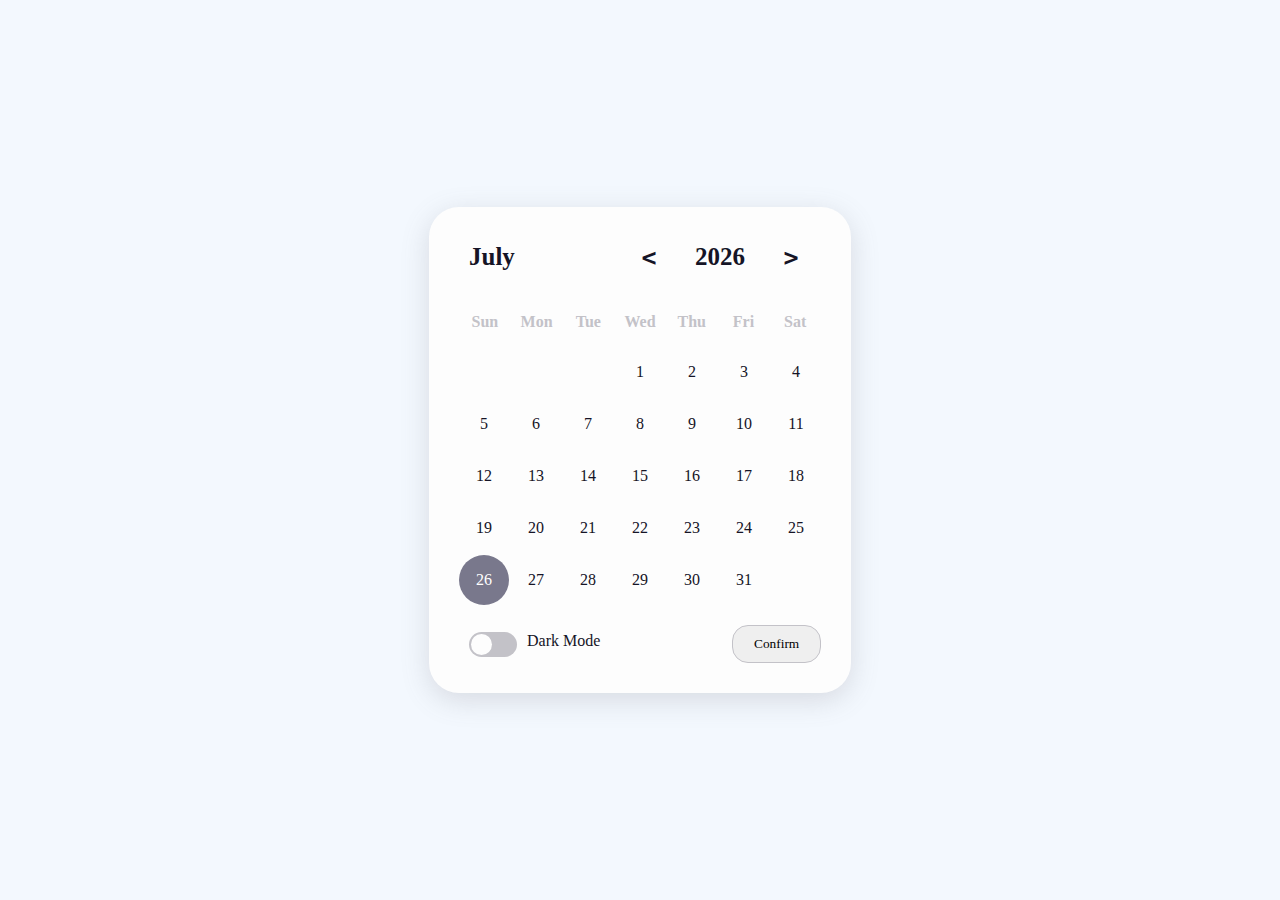
<file: index.html>
<!DOCTYPE html>
<html lang="en">
<head>
  <meta charset="UTF-8">
  <meta http-equiv="X-UA-Compatible" content="IE=edge">
  <meta name="viewport" content="width=device-width, initial-scale=1.0">
  <link rel="stylesheet" href="./calendar.css">
  <script src="./calendar.js" defer></script>
  <title>UI Calendar</title>
</head>
<body class="light">

  <!--------- Calendar Box --------->
  <div class="calendar">

    <!--------- #1: Year & Month --------->
    <div class="year-month">
      <span id="month-picker">Feburary</span>
      <div class="year-picker">
        <span id="previous-year">
          <pre><</pre>
        </span>
        <span id="year">2023</span>
        <span id="next-year">
          <pre>></pre>
        </span>
      </div>
    </div>
    <div class="day-date">
      <div class="date-title">
        <div>Sun</div>
        <div>Mon</div>
        <div>Tue</div>
        <div>Wed</div>
        <div>Thu</div>
        <div>Fri</div>
        <div>Sat</div>
      </div>
      <div class="calendar-days"></div>
    </div>


    <!--------- #2: Footer buttons --------->
    <div class="foot">

      <!--------- Dark Mode Toggle --------->
      <div class="dark-mode">
        <div id="dark-mode-switch">
          <div id="dark-mode-ident"></div>
        </div>
        <span>Dark Mode</span>
      </div>

      <!--------- Confirm Button --------->
      <button id="calendar-confirm">Confirm</button>
    </div>

    <!--------- Confirm Button --------->
    <div class="monthList"></div>
  </div>
</body>
</html>
</file>
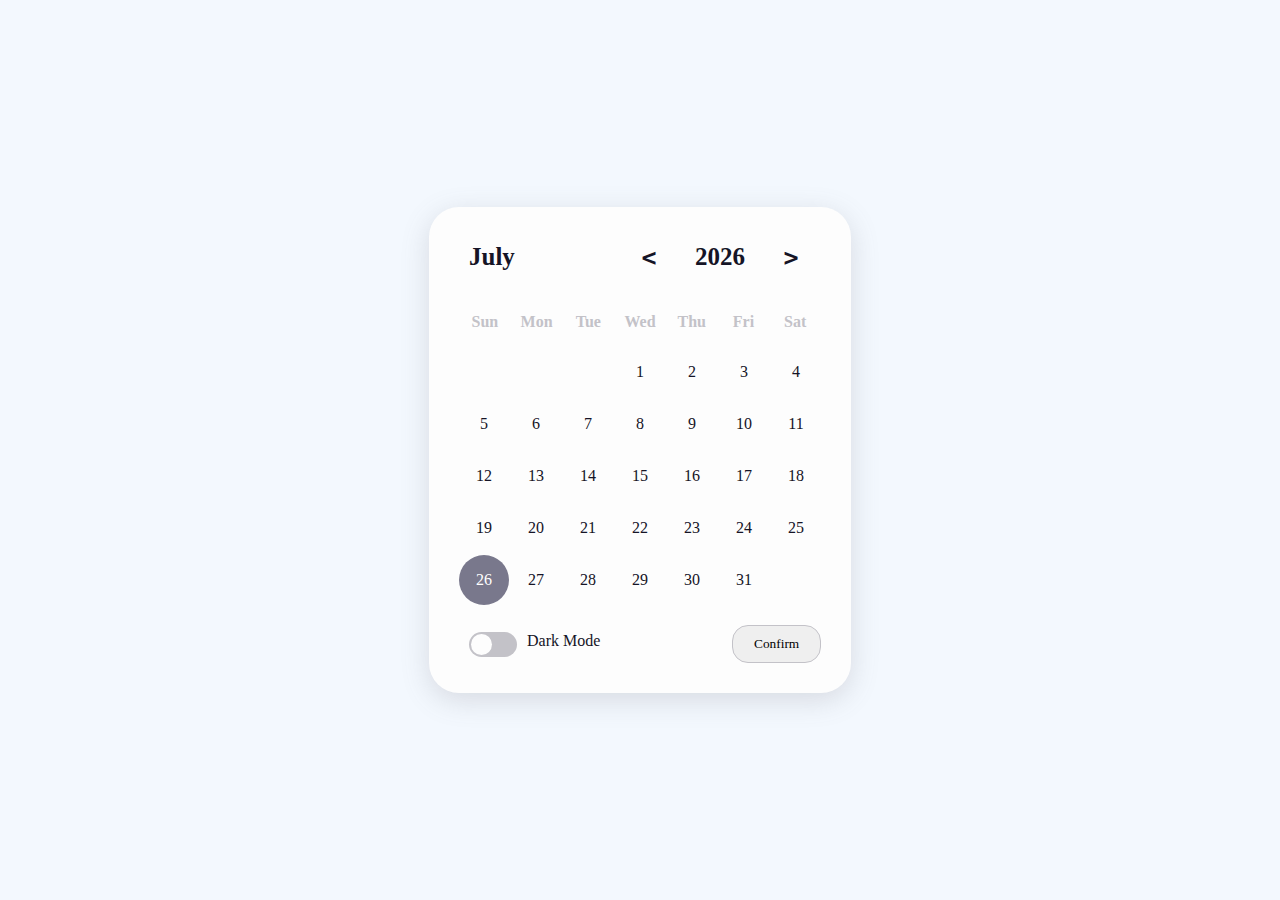
<file: calendar.html>
<!DOCTYPE html>
<html lang="en">
<head>
  <meta charset="UTF-8">
  <meta http-equiv="X-UA-Compatible" content="IE=edge">
  <meta name="viewport" content="width=device-width, initial-scale=1.0">
  <link rel="stylesheet" href="./calendar.css">
  <script src="./calendar.js" defer></script>
  <title>UI Calendar</title>
</head>
<body class="light">

  <!--------- Calendar Box --------->
  <div class="calendar">

    <!--------- #1: Year & Month --------->
    <div class="year-month">
      <span id="month-picker">Feburary</span>
      <div class="year-picker">
        <span id="previous-year">
          <pre><</pre>
        </span>
        <span id="year">2023</span>
        <span id="next-year">
          <pre>></pre>
        </span>
      </div>
    </div>
    <div class="day-date">
      <div class="date-title">
        <div>Sun</div>
        <div>Mon</div>
        <div>Tue</div>
        <div>Wed</div>
        <div>Thu</div>
        <div>Fri</div>
        <div>Sat</div>
      </div>
      <div class="calendar-days"></div>
    </div>


    <!--------- #2: Footer buttons --------->
    <div class="foot">

      <!--------- Dark Mode Toggle --------->
      <div class="dark-mode">
        <div id="dark-mode-switch">
          <div id="dark-mode-ident"></div>
        </div>
        <span>Dark Mode</span>
      </div>

      <!--------- Confirm Button --------->
      <button id="calendar-confirm">Confirm</button>
    </div>

    <!--------- Confirm Button --------->
    <div class="monthList"></div>
  </div>
</body>
</html>
</file>
<file: calendar.css>
*, ::before, ::after {
  padding: 0;
  margin: 0;
  box-sizing: border-box;
}

:root {
  --dark-body: #4d4c5a;
  --dark-main: #141529;
  --dark-second: #79788c;
  --dark-hover: #323048;
  --dark-text: #f8fbff;

  --light-body: #f3f8fe;
  --light-main: #fdfdfd;
  --light-second: #c3c2c8;
  --light-hover: #edf0f5;
  --light-text: #151426;

  --blue: #0000ff;
  --white: #fff;

  --shadow: rgba(100, 100, 111, 0.2) 0px 7px 29px 0px;

  --font-family: cursive;
}

.dark {
  --bg-body: var(--dark-body);
  --bg-main: var(--dark-main);
  --bg-second: var(--dark-second);
  --color-hover: var(--dark-hover);
  --color-txt: var(--dark-text);
  --color-months: var(--white)
}

.light {
  --bg-body: var(--light-body);
  --bg-main: var(--light-main);
  --bg-second: var(--light-second);
  --color-hover: var(--light-hover);
  --color-txt: var(--light-text);
}

body {
  height: 100vh;
  display: flex;
  flex-direction: column;
  gap: 1rem;
  justify-content: center;
  align-items: center;
  font-family: var(--font-family);
  background-color: var(--bg-body);
}

.calendar {
  height: max-content;
  width: max-content;
  background-color: var(--bg-main);
  border-radius: 30px;
  padding: 20px;
  position: relative;
  overflow: hidden;
  /* transform: scale(1.25); */
}

.light .calendar {
  box-shadow: var(--shadow);
}

.year-month {
  display: flex;
  justify-content: space-between;
  align-items: center;
  font-size: 25px;
  font-weight: 600;
  color: var(--color-txt);
  padding: 10px;
}

.day-date {
  padding: 10px;
}

.date-title {
  height: 50px;
  display: grid;
  grid-template-columns: repeat(7, 1fr);
  font-weight: 600;
}

.date-title div {
  display: grid;
  place-items: center;
  color: var(--bg-second);
}


/*********** Calendar Days ***********/
.calendar-days {
  display: grid;
  grid-template-columns: repeat(7, 1fr);
  gap: 2px;
  color: var(--color-txt);
}

.calendar-days div {
  width: 50px;
  height: 50px;
  display: flex;
  align-items: center;
  justify-content: center;
  padding: 5px;
  position: relative;
  cursor: pointer;
  animation: to-top 1s forwards;
  /* border-radius: 50%; */
}

.calendar-days div span {
  position: absolute;
}


.calendar-day-hover:hover {
  background-color: var(--color-hover);
  border-radius: 100%;
}

.calendar-day-selected {
  background-color: tomato;
  border-radius: 100%;
  color: var(--white);
  cursor: pointer;
}

.calendar-days div.curr-date,
.calendar-days div.curr-date:hover {
  background-color: var(--dark-second);
  color: var(--white);
  border-radius: 50%;
}

.calendar-days div.curr-date span {
  display: none;
}


/*********** Month Picker ***********/
#month-picker {
  padding: 5px 10px;
  border-radius: 10px;
  cursor: pointer;
}

#month-picker:hover {
  background-color: var(--color-hover);
}


/*********** Year Picker ***********/
.year-picker {
  display: flex;
  align-items: center;
  gap: 1rem;
}

#previous-year,
#next-year {
  height: 40px;
  width: 40px;
  border-radius: 50%;
  display: grid;
  place-items: center;
  margin: 0 10px;
  cursor: pointer;
}

#previous-year:hover,
#next-year:hover {
  background-color: var(--color-hover);
}

.foot {
  padding: 10px;
  display: flex;
  justify-content: space-between;
  align-items: center;
}

.dark-mode {
  display: flex;
}

.dark-mode span {
  margin-left: 10px;
  color: var(--color-txt);
}

#dark-mode-switch {
  position: relative;
  width: 48px;
  height: 25px;
  border-radius: 14px;
  background-color: var(--bg-second);
  cursor: pointer;
  margin-left: 10px;
}

#dark-mode-ident {
  width: 21px;
  height: 21px;
  border-radius: 50%;
  background-color: var(--bg-main);
  position: absolute;
  top: 2px;
  left: 2px;
  transition: left 0.2s ease-in-out;
}

.dark #dark-mode-switch #dark-mode-ident {
  top: 2px;
  left: calc(2px + 50%);
}

.monthList {
  position: absolute;
  width: 100%;
  height: 100%;
  top: 0;
  left: 0;
  background-color: var(--bg-main);
  padding: 20px;
  grid-template-columns: repeat(3, 1fr);
  gap: 2px;
  display: grid;
  place-items: center ;
  visibility: hidden;
  color: var(--color-months);
}

.monthList.show {
  transform: scale(1);
  visibility: visible;
  pointer-events: visible;
  transition: all 0.2s ease-in-out;
}

#month {
  cursor: pointer;
  padding: 0.8rem 1.4rem;
  border-radius: 1rem;
}

#month:hover {
  background-color: gray;
  color: white; 
}

@keyframes to-top {
  0% {
      transform: translateY(100%);
      opacity: 0;
  }
  100% {
      transform: translateY(0);
      opacity: 1;
  }
}


#calendar-confirm {
  padding: 0.6rem 1.3rem;
  font-family: var(--font-family);
  background-color: none;
  border: 1px solid var(--bg-second);
  border-radius: 1rem;
  cursor: pointer;
}

#calendar-confirm:hover {
  background-color: tomato;
  border: 1px solid white;
  color: white;
  transition: 300ms;
}
</file>
